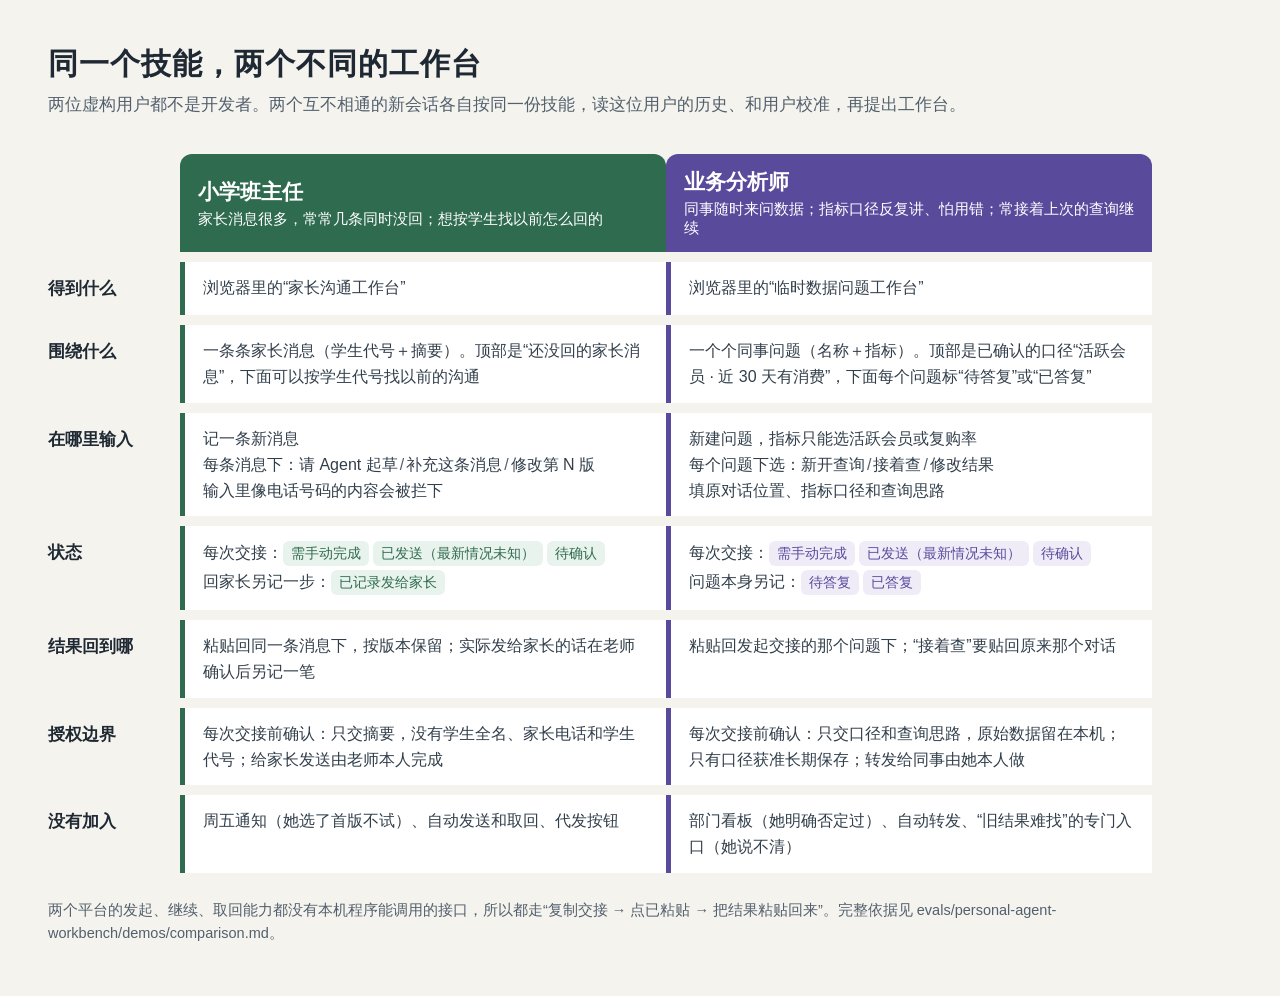
<file: docs/diagrams/comparison.html>
<!doctype html>
<html lang="zh-CN">
<head>
<meta charset="utf-8">
<title>同一个技能，两个不同的工作台</title>
<!-- README 对比图的源文件。内容取自 evals/personal-agent-workbench/demos/ 的两个演示。修改后截图为 docs/images/comparison.png。 -->
<style>
  :root { --ink:#1f2933; --muted:#52606d; --bg:#f5f3ee; --a:#2f6b4f; --a-bg:#e9f3ed; --b:#5a4a9c; --b-bg:#efecf8; }
  * { box-sizing:border-box; }
  body { margin:0; background:var(--bg); color:var(--ink); font-family:"PingFang SC","Hiragino Sans GB","Noto Sans CJK SC","Microsoft YaHei",sans-serif; }
  .page { width:1200px; padding:44px 48px 36px; }
  h1 { margin:0 0 6px; font-size:30px; font-weight:600; letter-spacing:1px; }
  .sub { margin:0 0 26px; font-size:17px; color:var(--muted); line-height:1.6; }
  table { width:100%; border-collapse:separate; border-spacing:0 10px; table-layout:fixed; }
  col.k { width:132px; }
  th { font-size:21px; font-weight:600; text-align:left; padding:14px 18px; border-radius:12px 12px 0 0; }
  th small { display:block; font-size:14.5px; font-weight:400; margin-top:4px; }
  th.a { background:var(--a); color:#fff; }
  th.b { background:var(--b); color:#fff; }
  td { background:#fff; font-size:16px; line-height:1.62; padding:13px 18px; vertical-align:top; color:#323f4b; }
  td.k { background:transparent; font-weight:600; color:var(--ink); padding-left:0; font-size:16.5px; }
  td.a { border-left:5px solid var(--a); }
  td.b { border-left:5px solid var(--b); }
  .tag { display:inline-block; font-size:14px; padding:1px 8px; border-radius:6px; margin:2px 4px 2px 0; white-space:nowrap; }
  td.a .tag { background:var(--a-bg); color:var(--a); }
  td.b .tag { background:var(--b-bg); color:var(--b); }
  .arrow { color:var(--muted); margin:0 2px; }
  .note { margin-top:16px; font-size:14.5px; color:var(--muted); line-height:1.6; }
</style>
</head>
<body>
<div class="page">
  <h1>同一个技能，两个不同的工作台</h1>
  <p class="sub">两位虚构用户都不是开发者。两个互不相通的新会话各自按同一份技能，读这位用户的历史、和用户校准，再提出工作台。</p>
  <table>
    <colgroup><col class="k"><col><col></colgroup>
    <tr><td class="k"></td><th class="a">小学班主任<small>家长消息很多，常常几条同时没回；想按学生找以前怎么回的</small></th><th class="b">业务分析师<small>同事随时来问数据；指标口径反复讲、怕用错；常接着上次的查询继续</small></th></tr>
    <tr><td class="k">得到什么</td>
      <td class="a">浏览器里的“家长沟通工作台”</td>
      <td class="b">浏览器里的“临时数据问题工作台”</td></tr>
    <tr><td class="k">围绕什么</td>
      <td class="a">一条条家长消息（学生代号＋摘要）。顶部是“还没回的家长消息”，下面可以按学生代号找以前的沟通</td>
      <td class="b">一个个同事问题（名称＋指标）。顶部是已确认的口径“活跃会员 · 近 30 天有消费”，下面每个问题标“待答复”或“已答复”</td></tr>
    <tr><td class="k">在哪里输入</td>
      <td class="a">记一条新消息<br>每条消息下：请 Agent 起草<span class="arrow">/</span>补充这条消息<span class="arrow">/</span>修改第 N 版<br>输入里像电话号码的内容会被拦下</td>
      <td class="b">新建问题，指标只能选活跃会员或复购率<br>每个问题下选：新开查询<span class="arrow">/</span>接着查<span class="arrow">/</span>修改结果<br>填原对话位置、指标口径和查询思路</td></tr>
    <tr><td class="k">状态</td>
      <td class="a">每次交接：<span class="tag">需手动完成</span><span class="tag">已发送（最新情况未知）</span><span class="tag">待确认</span><br>回家长另记一步：<span class="tag">已记录发给家长</span></td>
      <td class="b">每次交接：<span class="tag">需手动完成</span><span class="tag">已发送（最新情况未知）</span><span class="tag">待确认</span><br>问题本身另记：<span class="tag">待答复</span><span class="tag">已答复</span></td></tr>
    <tr><td class="k">结果回到哪</td>
      <td class="a">粘贴回同一条消息下，按版本保留；实际发给家长的话在老师确认后另记一笔</td>
      <td class="b">粘贴回发起交接的那个问题下；“接着查”要贴回原来那个对话</td></tr>
    <tr><td class="k">授权边界</td>
      <td class="a">每次交接前确认：只交摘要，没有学生全名、家长电话和学生代号；给家长发送由老师本人完成</td>
      <td class="b">每次交接前确认：只交口径和查询思路，原始数据留在本机；只有口径获准长期保存；转发给同事由她本人做</td></tr>
    <tr><td class="k">没有加入</td>
      <td class="a">周五通知（她选了首版不试）、自动发送和取回、代发按钮</td>
      <td class="b">部门看板（她明确否定过）、自动转发、“旧结果难找”的专门入口（她说不清）</td></tr>
  </table>
  <p class="note">两个平台的发起、继续、取回能力都没有本机程序能调用的接口，所以都走“复制交接 → 点已粘贴 → 把结果粘贴回来”。完整依据见 evals/personal-agent-workbench/demos/comparison.md。</p>
</div>
</body>
</html>
</file>
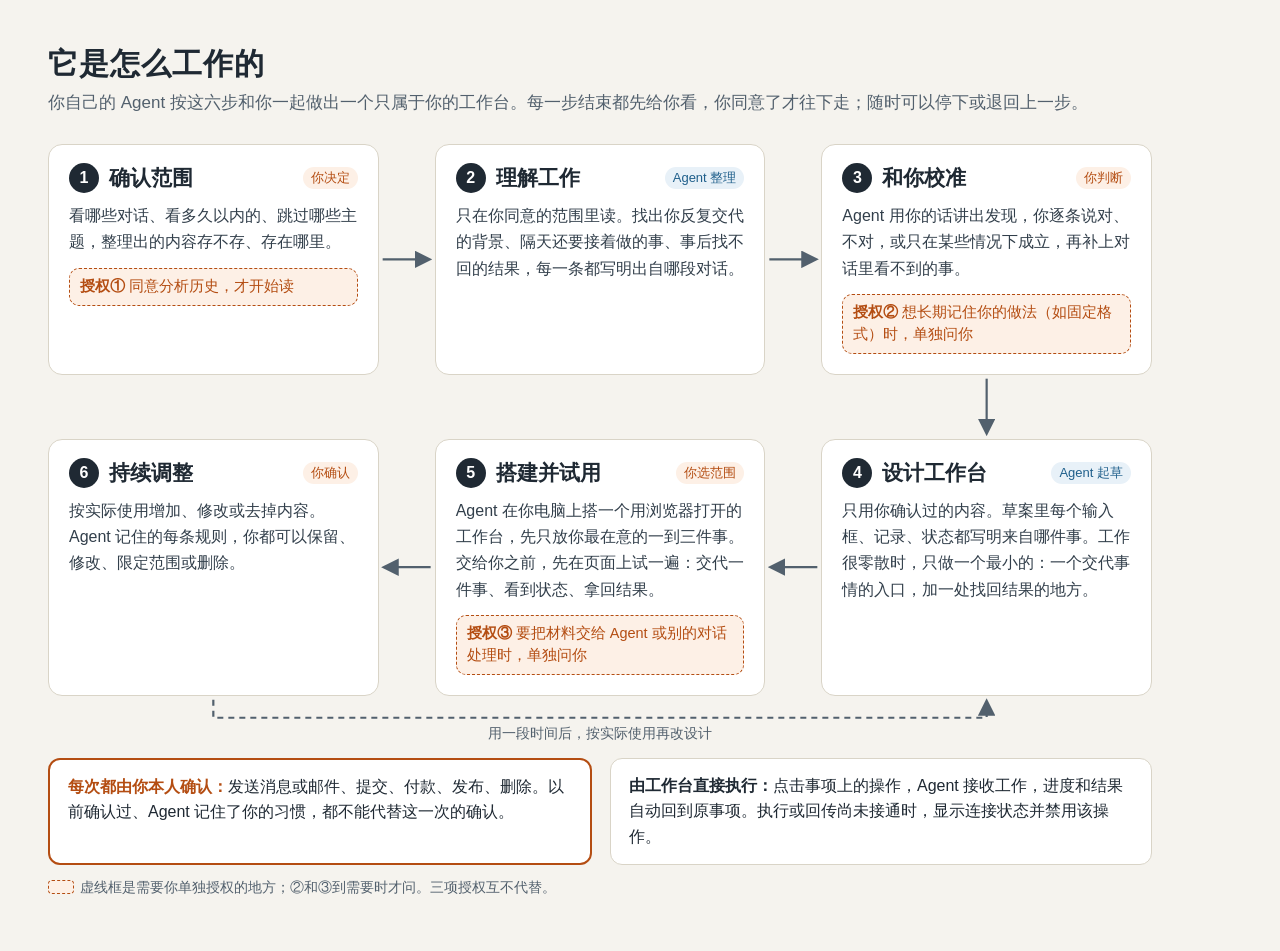
<file: docs/diagrams/how-it-works.html>
<!doctype html>
<html lang="zh-CN">
<head>
<meta charset="utf-8">
<title>它是怎么工作的</title>
<!-- README 流程图的源文件。修改后用浏览器无头模式截图为 docs/images/how-it-works.png。 -->
<style>
  :root { --ink:#1f2933; --muted:#52606d; --line:#9aa5b1; --card:#ffffff; --bg:#f5f3ee; --you:#b44d12; --you-bg:#fdf0e6; --agent:#1f5f8b; --agent-bg:#e8f1f8; }
  * { box-sizing:border-box; }
  body { margin:0; background:var(--bg); color:var(--ink); font-family:"PingFang SC","Hiragino Sans GB","Noto Sans CJK SC","Microsoft YaHei",sans-serif; }
  .page { width:1200px; padding:44px 48px 40px; }
  h1 { margin:0 0 6px; font-size:30px; font-weight:600; letter-spacing:1px; }
  .sub { margin:0 0 30px; font-size:17px; color:var(--muted); }
  .row { display:grid; grid-template-columns:repeat(3, 1fr); gap:56px; position:relative; }
  .row + .row { margin-top:64px; }
  .card { background:var(--card); border:1.5px solid #d9d4c7; border-radius:14px; padding:18px 20px 20px; min-height:198px; position:relative; }
  .num { display:inline-flex; width:30px; height:30px; border-radius:50%; background:var(--ink); color:#fff; font-size:16px; align-items:center; justify-content:center; margin-right:10px; font-weight:600; }
  .title { display:flex; align-items:center; font-size:21px; font-weight:600; margin-bottom:10px; }
  .who { font-size:13px; padding:2px 8px; border-radius:999px; margin-left:auto; font-weight:500; }
  .who.you { color:var(--you); background:var(--you-bg); }
  .who.agent { color:var(--agent); background:var(--agent-bg); }
  .card p { margin:0; font-size:16px; line-height:1.65; color:#323f4b; }
  .gate { margin-top:12px; border:1.5px dashed var(--you); background:var(--you-bg); color:var(--you); border-radius:10px; padding:7px 10px; font-size:14.5px; line-height:1.5; }
  .gate b { font-weight:600; }
  svg.arrows { position:absolute; left:0; top:0; width:100%; height:100%; pointer-events:none; overflow:visible; }
  .footer { margin-top:34px; display:flex; gap:18px; }
  .band { flex:1; border-radius:12px; padding:14px 18px; font-size:16px; line-height:1.6; }
  .band.you { background:#fff; border:2px solid var(--you); }
  .band.you b { color:var(--you); }
  .band.no { background:#fff; border:1.5px solid #d9d4c7; }
  .legend { margin-top:14px; font-size:14px; color:var(--muted); }
  .dash { display:inline-block; width:26px; height:14px; border:1.5px dashed var(--you); background:var(--you-bg); border-radius:4px; vertical-align:-2px; margin-right:6px; }
</style>
</head>
<body>
<div class="page" id="page">
  <h1>它是怎么工作的</h1>
  <p class="sub">你自己的 Agent 按这六步和你一起做出一个只属于你的工作台。每一步结束都先给你看，你同意了才往下走；随时可以停下或退回上一步。</p>

  <div class="row" id="row1">
    <div class="card" id="c1">
      <div class="title"><span class="num">1</span>确认范围<span class="who you">你决定</span></div>
      <p>看哪些对话、看多久以内的、跳过哪些主题，整理出的内容存不存、存在哪里。</p>
      <div class="gate"><b>授权①</b> 同意分析历史，才开始读</div>
    </div>
    <div class="card" id="c2">
      <div class="title"><span class="num">2</span>理解工作<span class="who agent">Agent 整理</span></div>
      <p>只在你同意的范围里读。找出你反复交代的背景、隔天还要接着做的事、事后找不回的结果，每一条都写明出自哪段对话。</p>
    </div>
    <div class="card" id="c3">
      <div class="title"><span class="num">3</span>和你校准<span class="who you">你判断</span></div>
      <p>Agent 用你的话讲出发现，你逐条说对、不对，或只在某些情况下成立，再补上对话里看不到的事。</p>
      <div class="gate"><b>授权②</b> 想长期记住你的做法（如固定格式）时，单独问你</div>
    </div>
  </div>

  <div class="row" id="row2">
    <div class="card" id="c6">
      <div class="title"><span class="num">6</span>持续调整<span class="who you">你确认</span></div>
      <p>按实际使用增加、修改或去掉内容。Agent 记住的每条规则，你都可以保留、修改、限定范围或删除。</p>
    </div>
    <div class="card" id="c5">
      <div class="title"><span class="num">5</span>搭建并试用<span class="who you">你选范围</span></div>
      <p>Agent 在你电脑上搭一个用浏览器打开的工作台，先只放你最在意的一到三件事。交给你之前，先在页面上试一遍：交代一件事、看到状态、拿回结果。</p>
      <div class="gate"><b>授权③</b> 要把材料交给 Agent 或别的对话处理时，单独问你</div>
    </div>
    <div class="card" id="c4">
      <div class="title"><span class="num">4</span>设计工作台<span class="who agent">Agent 起草</span></div>
      <p>只用你确认过的内容。草案里每个输入框、记录、状态都写明来自哪件事。工作很零散时，只做一个最小的：一个交代事情的入口，加一处找回结果的地方。</p>
    </div>
  </div>

  <div class="footer">
    <div class="band you"><b>每次都由你本人确认：</b>发送消息或邮件、提交、付款、发布、删除。以前确认过、Agent 记住了你的习惯，都不能代替这一次的确认。</div>
    <div class="band no"><b>由工作台直接执行：</b>点击事项上的操作，Agent 接收工作，进度和结果自动回到原事项。执行或回传尚未接通时，显示连接状态并禁用该操作。</div>
  </div>
  <p class="legend"><span class="dash"></span>虚线框是需要你单独授权的地方；②和③到需要时才问。三项授权互不代替。</p>
</div>
<script>
  // 用 SVG 画卡片之间的箭头：第一行从左到右，转到第二行后从右到左，6 再回到 4 表示循环。
  const page = document.getElementById('page');
  const svgNS = 'http://www.w3.org/2000/svg';
  const svg = document.createElementNS(svgNS, 'svg');
  svg.setAttribute('class', 'arrows');
  svg.innerHTML = '<defs><marker id="m" viewBox="0 0 10 10" refX="8" refY="5" markerWidth="8" markerHeight="8" orient="auto-start-reverse"><path d="M0,0 L10,5 L0,10 z" fill="#52606d"/></marker></defs>';
  page.style.position = 'relative';
  page.appendChild(svg);
  const box = id => { const r = document.getElementById(id).getBoundingClientRect(), p = page.getBoundingClientRect(); return { l:r.left-p.left, r:r.right-p.left, t:r.top-p.top, b:r.bottom-p.top, cx:(r.left+r.right)/2-p.left, cy:(r.top+r.bottom)/2-p.top }; };
  const path = (d, dashed) => { const e = document.createElementNS(svgNS, 'path'); e.setAttribute('d', d); e.setAttribute('fill', 'none'); e.setAttribute('stroke', '#52606d'); e.setAttribute('stroke-width', '2.2'); if (dashed) e.setAttribute('stroke-dasharray', '6 5'); e.setAttribute('marker-end', 'url(#m)'); svg.appendChild(e); };
  const label = (x, y, text) => { const t = document.createElementNS(svgNS, 'text'); t.setAttribute('x', x); t.setAttribute('y', y); t.setAttribute('text-anchor', 'middle'); t.setAttribute('font-size', '14'); t.setAttribute('fill', '#52606d'); t.textContent = text; svg.appendChild(t); };
  const [c1,c2,c3,c4,c5,c6] = ['c1','c2','c3','c4','c5','c6'].map(box);
  path(`M${c1.r+4},${c1.cy} L${c2.l-6},${c2.cy}`);
  path(`M${c2.r+4},${c2.cy} L${c3.l-6},${c3.cy}`);
  path(`M${c3.cx},${c3.b+4} L${c4.cx},${c4.t-6}`);
  path(`M${c4.l-4},${c4.cy} L${c5.r+6},${c5.cy}`);
  path(`M${c5.l-4},${c5.cy} L${c6.r+6},${c6.cy}`);
  // 6 → 4 的循环箭头，从第二行下方绕过去
  const y = c6.b + 22;
  path(`M${c6.cx},${c6.b+4} L${c6.cx},${y} L${c4.cx},${y} L${c4.cx},${c4.b+6}`, true);
  label((c6.cx + c4.cx) / 2, y + 20, '用一段时间后，按实际使用再改设计');
  document.querySelector('.footer').style.marginTop = '62px';
</script>
</body>
</html>
</file>
